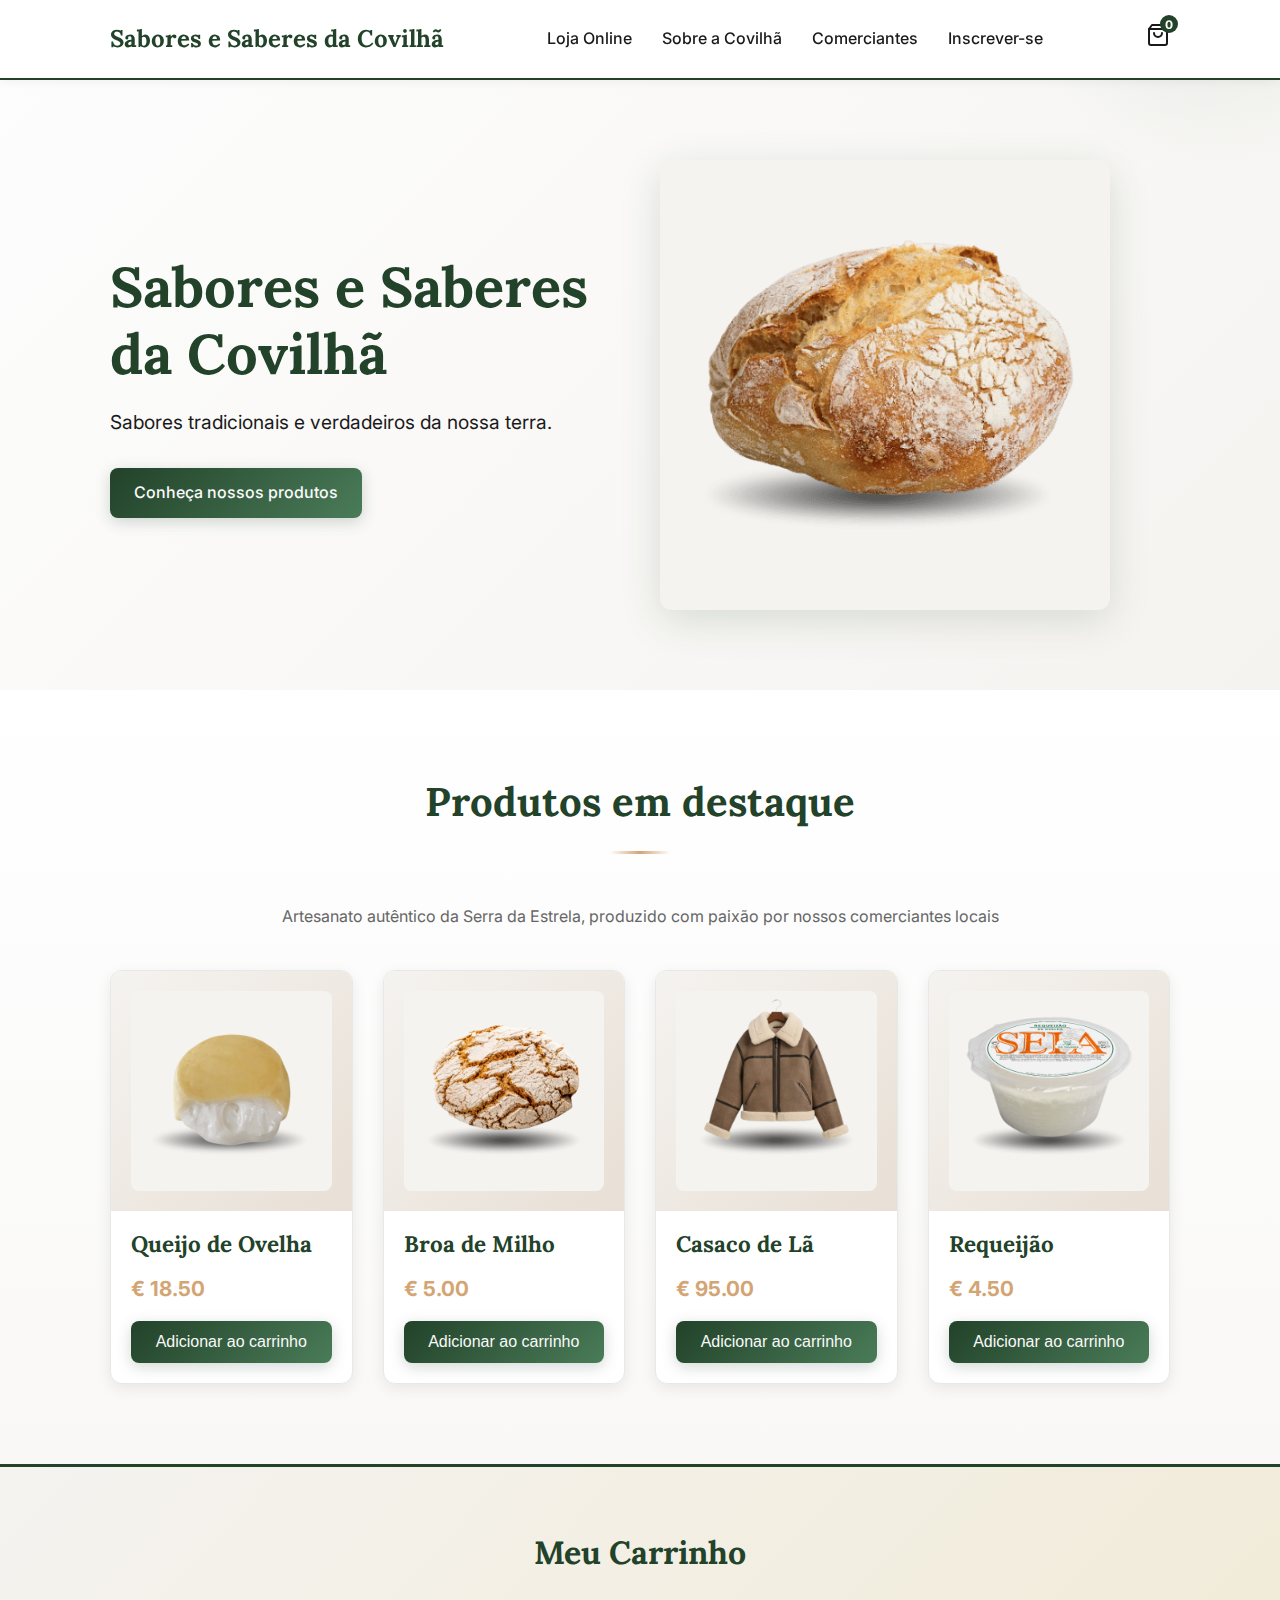
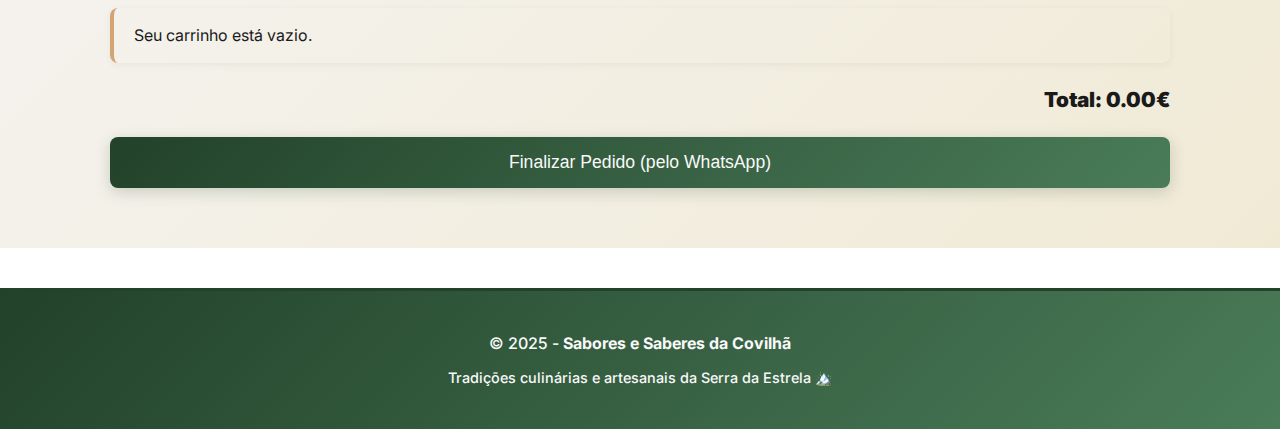
<file: index.html>
<!DOCTYPE html>
<html lang="pt-BR"> <!-- Corrigido para pt-BR -->
<head>
    <meta charset="UTF-8">
    <meta name="viewport" content="width=device-width, initial-scale=1.0">
    <title>Sabores e Saberes da Covilhã</title>
    <!-- Links para as fontes do Google (Inter e Lora) -->
    <link rel="preconnect" href="https://fonts.googleapis.com">
    <link rel="preconnect" href="https://fonts.gstatic.com" crossorigin>
    <link href="https://fonts.googleapis.com/css2?family=Inter:wght@400;500;700&family=Lora:wght@500;700&display=swap" rel="stylesheet">
    
    <link rel="stylesheet" href="style.css">
</head>
<body>

    <!-- CABEÇALHO COM NAVEGAÇÃO -->
    <header>
        <div class="container header-content">
            <a href="index.html" class="logo">Sabores e Saberes da Covilhã</a>
            <nav id="nav-menu" class="nav-menu">
                <ul>
                    <li><a href="index.html">Loja Online</a></li>
                    <li><a href="sobre-covilha.html">Sobre a Covilhã</a></li>
                    <li><a href="comerciantes.html">Comerciantes</a></li>
                    <li><a href="inscricao.html">Inscrever-se</a></li>
                </ul>
            </nav>
            <button id="hamburger-btn" class="hamburger-btn" aria-label="Menu">
                <span></span>
                <span></span>
                <span></span>
            </button>
            <div class="cart-icon">
                <!-- Ícone do carrinho (SVG) -->
                <svg xmlns="http://www.w3.org/2000/svg" width="24" height="24" viewBox="0 0 24 24" fill="none" stroke="currentColor" stroke-width="2" stroke-linecap="round" stroke-linejoin="round"><path d="M6 2L3 6v14a2 2 0 0 0 2 2h14a2 2 0 0 0 2-2V6l-3-4z"/><line x1="3" y1="6" x2="21" y2="6"/><path d="M16 10a4 4 0 0 1-8 0"/></svg>
                <span id="cart-count">0</span>
            </div>
        </div>
    </header>

    <main>
        <!-- SEÇÃO HERO (BANNER PRINCIPAL) -->
        <section class="hero">
            <div class="container hero-content">
                <div class="hero-text">
                    <h1>Sabores e Saberes da Covilhã</h1>
                    <p>Sabores tradicionais e verdadeiros da nossa terra.</p>
                    <a href="#produtos" class="btn">Conheça nossos produtos</a> <!-- pt-BR -->
                </div>
                <div class="hero-image">
                    <!-- Imagem principal - pode ser lã, queijo ou a broa -->
                    <img src="images/home.png" alt="Produto principal da Covilhã" loading="lazy">
                </div>
            </div>
        </section>

        <!-- SEÇÃO DE PRODUTOS EM DESTAQUE -->
        <section id="produtos" class="featured-products">
            <div class="container">
                <h2>Produtos em destaque</h2>
                <p class="featured-products-subtitle">
                    Artesanato autêntico da Serra da Estrela, produzido com paixão por nossos comerciantes locais
                </p>
                <div class="product-grid">
                    
                    <!-- PRODUTO 1 (Exemplo: Queijo) -->
                    <div class="product-card">
                        <div class="product-image-container">
                            <img src="images/queijo ovelha.png" alt="Queijo de Ovelha" loading="lazy">
                        </div>
                        <h3>Queijo de Ovelha</h3>
                        <p class="price">€ 18.50</p>
                        <!-- Botão com os atributos 'data' para o JavaScript -->
                        <button class="btn add-to-cart-btn" data-name="Queijo de Ovelha" data-price="18.50">Adicionar ao carrinho</button> <!-- pt-BR -->
                    </div>

                    <!-- PRODUTO 2 (Exemplo: Broa) -->
                    <div class="product-card">
                        <div class="product-image-container">
                            <img src="images/broa.png" alt="Broa de Milho" loading="lazy">
                        </div>
                        <h3>Broa de Milho</h3>
                        <p class="price">€ 5.00</p>
                        <button class="btn add-to-cart-btn" data-name="Broa de Milho" data-price="5.00">Adicionar ao carrinho</button> <!-- pt-BR -->
                    </div>

                    <!-- PRODUTO 3 (Exemplo: Lã) -->
                    <div class="product-card">
                        <div class="product-image-container">
                            <img src="images/casaco.png" alt="Casaco de Lã" loading="lazy">
                        </div>
                        <h3>Casaco de Lã</h3>
                        <p class="price">€ 95.00</p>
                        <button class="btn add-to-cart-btn" data-name="Casaco de Lã" data-price="95.00">Adicionar ao carrinho</button> <!-- pt-BR -->
                    </div>

                    <!-- PRODUTO 4 (Exemplo: Requeijão) -->
                    <div class="product-card">
                        <div class="product-image-container">
                             <img src="images/requei.png" alt="Requeijão" loading="lazy">
                        </div>
                        <h3>Requeijão</h3>
                        <p class="price">€ 4.50</p>
                        <button class="btn add-to-cart-btn" data-name="Requeijão" data-price="4.50">Adicionar ao carrinho</button> <!-- pt-BR -->
                    </div>

                </div>
            </div>
        </section>

        <!-- SEÇÃO DO CARRINHO DE COMPRAS -->
        <aside class="cart-section">
            <div class="container">
                <h2>Meu Carrinho</h2> <!-- pt-BR -->
                <ul id="cart-items">
                    <!-- Itens do carrinho aparecerão aqui -->
                    <li class="cart-empty">Seu carrinho está vazio.</li> <!-- pt-BR -->
                </ul>
                <div class="cart-total">
                    <strong>Total: <span id="cart-total">0.00</span>€</strong>
                </div>
                <button id="checkout-btn" class="btn btn-whatsapp">Finalizar Pedido (pelo WhatsApp)</button> <!-- pt-BR -->
            </div>
        </aside>
    </main>

    <!-- RODAPÉ -->
    <footer>
        <div class="container">
            <p>&copy; 2025 - <strong>Sabores e Saberes da Covilhã</strong></p>
            <p>Tradições culinárias e artesanais da Serra da Estrela 🏔️</p>
        </div>
    </footer>

    <!-- Script JS no final -->
    <script src="script.js"></script>
</body>
</html>
</file>
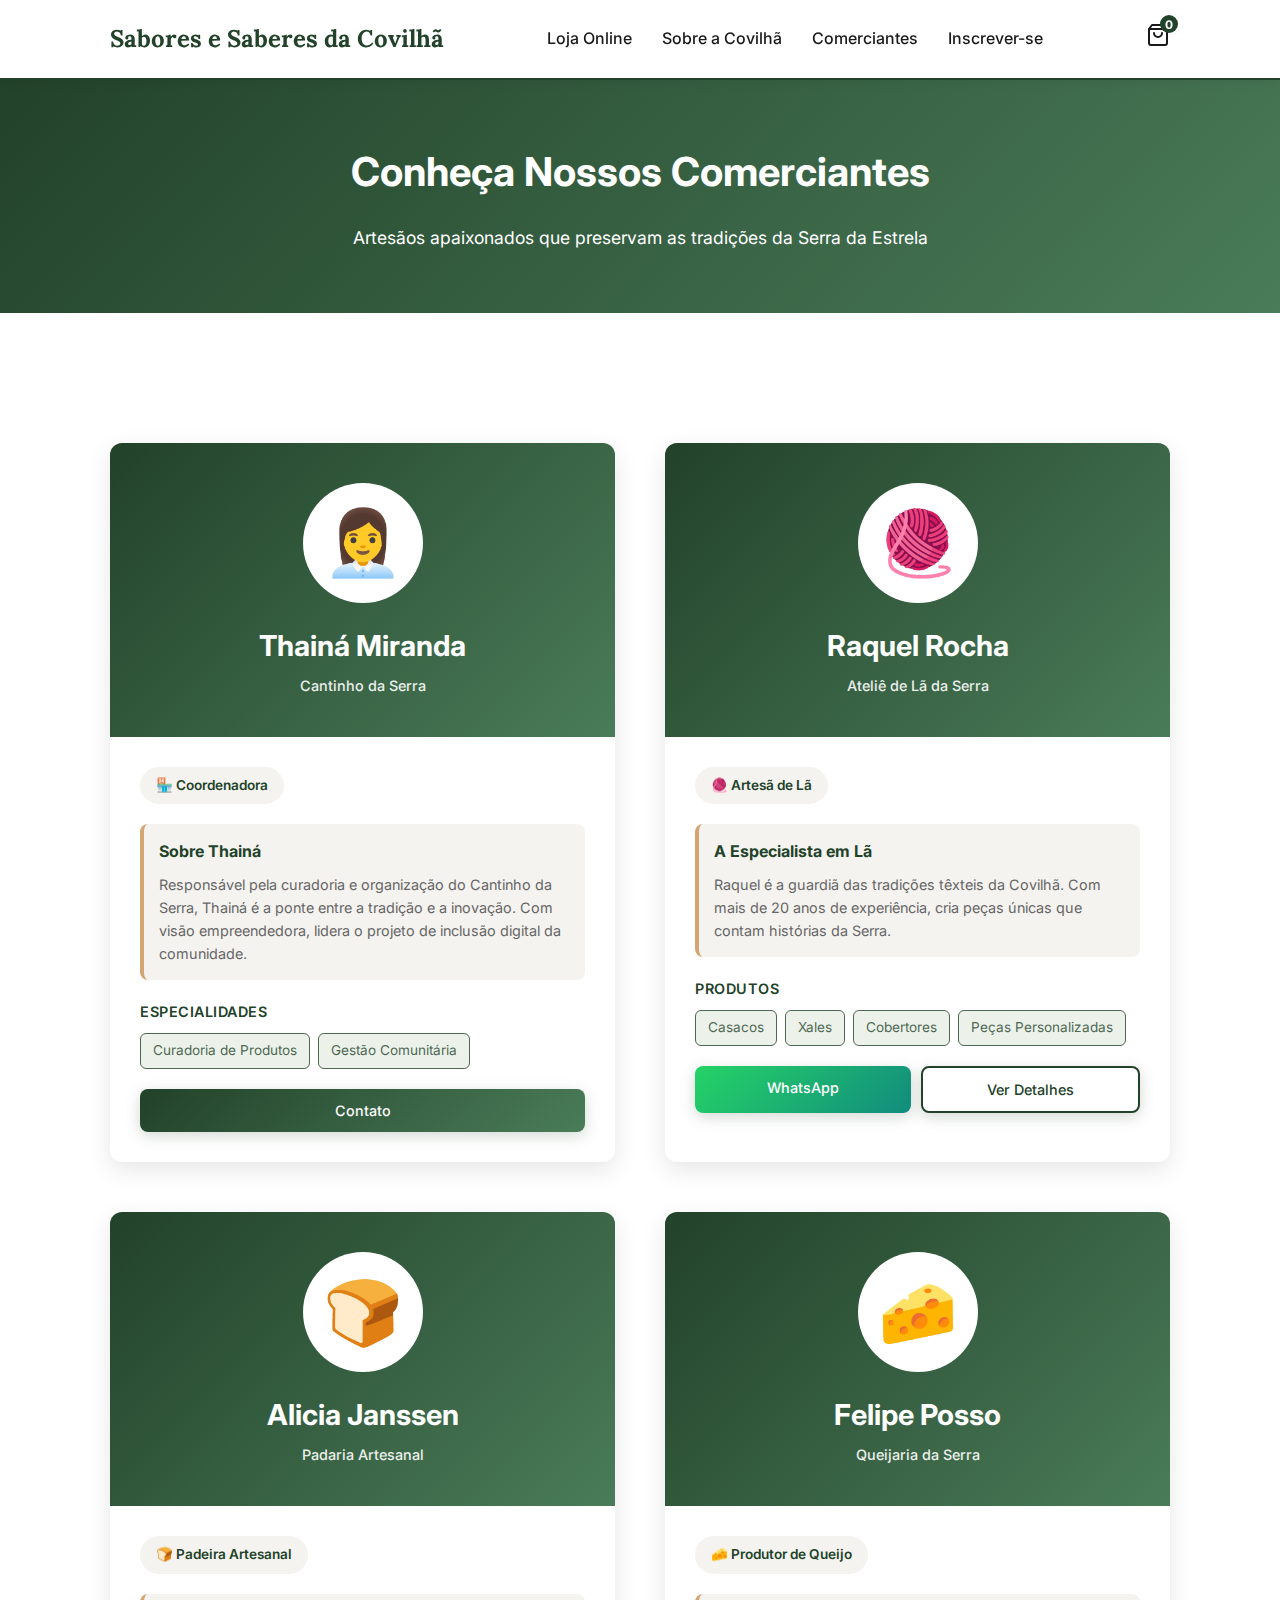
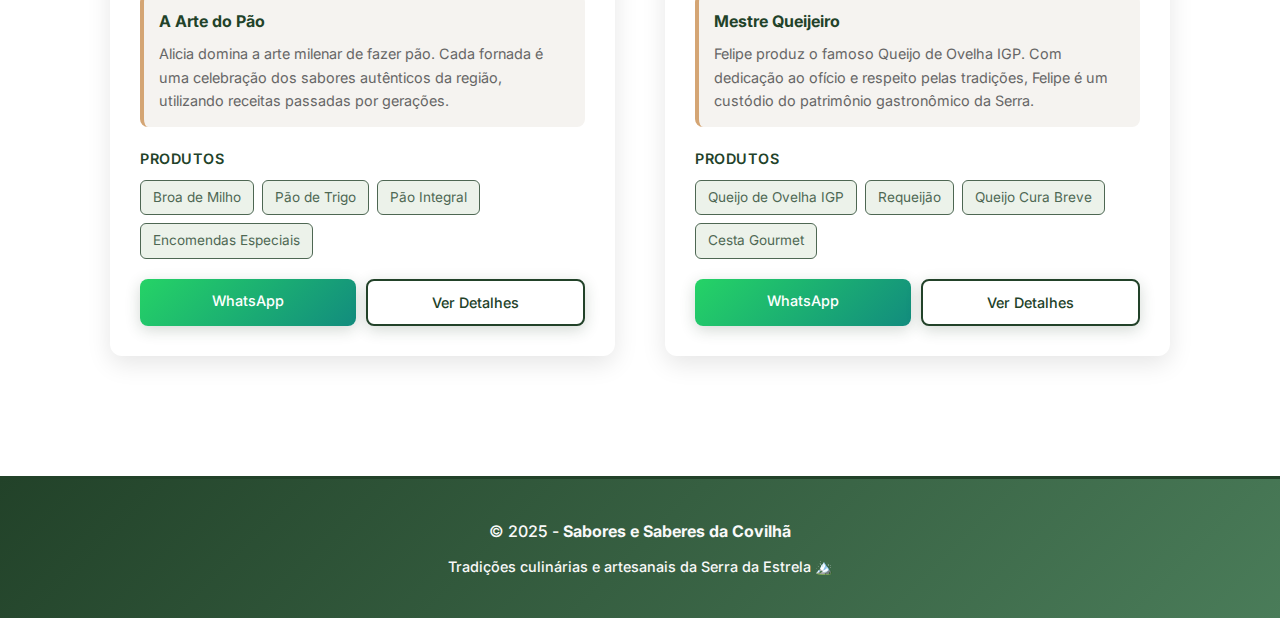
<file: comerciantes.html>
<!DOCTYPE html>
<html lang="pt-BR">
<head>
    <meta charset="UTF-8">
    <meta name="viewport" content="width=device-width, initial-scale=1.0">
    <title>Comerciantes | Sabores e Saberes da Covilhã</title>
    <link rel="preconnect" href="https://fonts.googleapis.com">
    <link rel="preconnect" href="https://fonts.gstatic.com" crossorigin>
    <link href="https://fonts.googleapis.com/css2?family=Inter:wght@400;500;700&family=Lora:wght@500;700&display=swap" rel="stylesheet">
    <link rel="stylesheet" href="style.css">
    <style>
        .merchants-hero {
            background: linear-gradient(135deg, var(--dark-green) 0%, var(--accent-light-green) 100%);
            color: white;
            padding: 60px 0;
            text-align: center;
        }

        .merchants-hero h1 {
            font-size: 2.5rem;
            margin-bottom: 20px;
        }

        .merchants-hero p {
            font-size: 1.1rem;
            max-width: 600px;
            margin: 0 auto;
        }

        .merchants-section {
            padding: 80px 0;
        }

        .merchants-grid {
            display: grid;
            grid-template-columns: repeat(2, 1fr);
            gap: 50px;
            margin-top: 50px;
        }

        .merchant-card {
            background: white;
            border-radius: 12px;
            overflow: hidden;
            box-shadow: 0 8px 25px rgba(0, 0, 0, 0.1);
            transition: transform 0.3s ease, box-shadow 0.3s ease;
        }

        .merchant-card:hover {
            transform: translateY(-8px);
            box-shadow: 0 12px 40px rgba(34, 66, 41, 0.15);
        }

        .merchant-header {
            background: linear-gradient(135deg, var(--dark-green), var(--accent-light-green));
            color: white;
            padding: 40px;
            text-align: center;
        }

        .merchant-avatar {
            width: 120px;
            height: 120px;
            background: white;
            border-radius: 50%;
            margin: 0 auto 20px;
            display: flex;
            align-items: center;
            justify-content: center;
            font-size: 4rem;
        }

        .merchant-header h3 {
            font-size: 1.8rem;
            margin-bottom: 5px;
        }

        .merchant-brand {
            font-size: 0.9rem;
            opacity: 0.9;
            font-weight: 500;
        }

        .merchant-body {
            padding: 30px;
        }

        .merchant-specialty {
            display: inline-block;
            background: var(--light-beige);
            color: var(--dark-green);
            padding: 8px 16px;
            border-radius: 20px;
            font-size: 0.85rem;
            font-weight: 600;
            margin-bottom: 20px;
        }

        .merchant-description {
            color: #555;
            line-height: 1.7;
            margin-bottom: 20px;
            font-size: 0.95rem;
        }

        .merchant-story {
            background: var(--light-beige);
            padding: 15px;
            border-radius: 8px;
            margin-bottom: 20px;
            border-left: 4px solid var(--accent-gold);
        }

        .merchant-story strong {
            color: var(--dark-green);
            display: block;
            margin-bottom: 8px;
        }

        .merchant-story p {
            font-size: 0.9rem;
            color: #666;
            margin: 0;
            line-height: 1.6;
        }

        .merchant-products {
            margin-bottom: 20px;
        }

        .merchant-products h4 {
            font-size: 0.9rem;
            color: var(--dark-green);
            font-weight: 600;
            margin-bottom: 10px;
            text-transform: uppercase;
            letter-spacing: 0.5px;
        }

        .product-list {
            display: flex;
            flex-wrap: wrap;
            gap: 8px;
        }

        .product-tag {
            background: #e8f0e6;
            color: var(--dark-green);
            padding: 6px 12px;
            border-radius: 6px;
            font-size: 0.85rem;
            border: 1px solid var(--dark-green);
            opacity: 0.8;
        }

        .merchant-cta {
            display: flex;
            gap: 10px;
        }

        .merchant-cta .btn {
            flex: 1;
            text-align: center;
            font-size: 0.9rem;
            padding: 10px 16px;
        }

        .merchant-cta .btn-secondary {
            background: white;
            color: var(--dark-green);
            border: 2px solid var(--dark-green);
        }

        .merchant-cta .btn-secondary:hover {
            background: var(--light-beige);
        }

        .btn-whatsapp {
            background: linear-gradient(135deg, #25D366, #128C7E);
            color: white;
        }

        .btn-whatsapp:hover {
            background: linear-gradient(135deg, #20BA5B, #0F7A5E);
        }

        @media (max-width: 900px) {
            .merchants-grid {
                grid-template-columns: 1fr;
            }

            .merchants-hero h1 {
                font-size: 2rem;
            }
        }
    </style>
</head>
<body>

    <!-- CABEÇALHO COM NAVEGAÇÃO -->
    <header>
        <div class="container header-content">
            <a href="index.html" class="logo">Sabores e Saberes da Covilhã</a>
            <nav id="nav-menu" class="nav-menu">
                <ul>
                    <li><a href="index.html">Loja Online</a></li>
                    <li><a href="sobre-covilha.html">Sobre a Covilhã</a></li>
                    <li><a href="comerciantes.html">Comerciantes</a></li>
                    <li><a href="inscricao.html">Inscrever-se</a></li>
                </ul>
            </nav>
            <button id="hamburger-btn" class="hamburger-btn" aria-label="Menu">
                <span></span>
                <span></span>
                <span></span>
            </button>
            <div class="cart-icon">
                <svg xmlns="http://www.w3.org/2000/svg" width="24" height="24" viewBox="0 0 24 24" fill="none" stroke="currentColor" stroke-width="2" stroke-linecap="round" stroke-linejoin="round"><path d="M6 2L3 6v14a2 2 0 0 0 2 2h14a2 2 0 0 0 2-2V6l-3-4z"/><line x1="3" y1="6" x2="21" y2="6"/><path d="M16 10a4 4 0 0 1-8 0"/></svg>
                <span id="cart-count">0</span>
            </div>
        </div>
    </header>

    <main>
        <!-- HERO SECTION -->
        <section class="merchants-hero">
            <div class="container">
                <h1>Conheça Nossos Comerciantes</h1>
                <p>Artesãos apaixonados que preservam as tradições da Serra da Estrela</p>
            </div>
        </section>

        <!-- MERCHANTS GRID -->
        <section class="merchants-section">
            <div class="container">
                <div class="merchants-grid">

                    <!-- MERCHANT 1: THAINÁ MIRANDA -->
                    <div class="merchant-card">
                        <div class="merchant-header">
                            <div class="merchant-avatar">👩‍💼</div>
                            <h3>Thainá Miranda</h3>
                            <p class="merchant-brand">Cantinho da Serra</p>
                        </div>
                        <div class="merchant-body">
                            <span class="merchant-specialty">🏪 Coordenadora</span>
                            
                            <div class="merchant-story">
                                <strong>Sobre Thainá</strong>
                                <p>Responsável pela curadoria e organização do Cantinho da Serra, Thainá é a ponte entre a tradição e a inovação. Com visão empreendedora, lidera o projeto de inclusão digital da comunidade.</p>
                            </div>

                            <div class="merchant-products">
                                <h4>Especialidades</h4>
                                <div class="product-list">
                                    <span class="product-tag">Curadoria de Produtos</span>
                                    <span class="product-tag">Gestão Comunitária</span>
                                </div>
                            </div>

                            <div class="merchant-cta">
                                <a href="#contato" class="btn">Contato</a>
                            </div>
                        </div>
                    </div>

                    <!-- MERCHANT 2: RAQUEL ROCHA -->
                    <div class="merchant-card">
                        <div class="merchant-header">
                            <div class="merchant-avatar">🧶</div>
                            <h3>Raquel Rocha</h3>
                            <p class="merchant-brand">Ateliê de Lã da Serra</p>
                        </div>
                        <div class="merchant-body">
                            <span class="merchant-specialty">🧶 Artesã de Lã</span>
                            
                            <div class="merchant-story">
                                <strong>A Especialista em Lã</strong>
                                <p>Raquel é a guardiã das tradições têxteis da Covilhã. Com mais de 20 anos de experiência, cria peças únicas que contam histórias da Serra.</p>
                            </div>

                            <div class="merchant-products">
                                <h4>Produtos</h4>
                                <div class="product-list">
                                    <span class="product-tag">Casacos</span>
                                    <span class="product-tag">Xales</span>
                                    <span class="product-tag">Cobertores</span>
                                    <span class="product-tag">Peças Personalizadas</span>
                                </div>
                            </div>

                            <div class="merchant-cta">
                                <a href="javascript:void(0)" onclick="whatsapp('Raquel Rocha')" class="btn btn-whatsapp">WhatsApp</a>
                                <a href="#detalhes" class="btn btn-secondary">Ver Detalhes</a>
                            </div>
                        </div>
                    </div>

                    <!-- MERCHANT 3: ALICIA JANSSEN -->
                    <div class="merchant-card">
                        <div class="merchant-header">
                            <div class="merchant-avatar">🍞</div>
                            <h3>Alicia Janssen</h3>
                            <p class="merchant-brand">Padaria Artesanal</p>
                        </div>
                        <div class="merchant-body">
                            <span class="merchant-specialty">🍞 Padeira Artesanal</span>
                            
                            <div class="merchant-story">
                                <strong>A Arte do Pão</strong>
                                <p>Alicia domina a arte milenar de fazer pão. Cada fornada é uma celebração dos sabores autênticos da região, utilizando receitas passadas por gerações.</p>
                            </div>

                            <div class="merchant-products">
                                <h4>Produtos</h4>
                                <div class="product-list">
                                    <span class="product-tag">Broa de Milho</span>
                                    <span class="product-tag">Pão de Trigo</span>
                                    <span class="product-tag">Pão Integral</span>
                                    <span class="product-tag">Encomendas Especiais</span>
                                </div>
                            </div>

                            <div class="merchant-cta">
                                <a href="javascript:void(0)" onclick="whatsapp('Alicia Janssen')" class="btn btn-whatsapp">WhatsApp</a>
                                <a href="#detalhes" class="btn btn-secondary">Ver Detalhes</a>
                            </div>
                        </div>
                    </div>

                    <!-- MERCHANT 4: FELIPE POSSO -->
                    <div class="merchant-card">
                        <div class="merchant-header">
                            <div class="merchant-avatar">🧀</div>
                            <h3>Felipe Posso</h3>
                            <p class="merchant-brand">Queijaria da Serra</p>
                        </div>
                        <div class="merchant-body">
                            <span class="merchant-specialty">🧀 Produtor de Queijo</span>
                            
                            <div class="merchant-story">
                                <strong>Mestre Queijeiro</strong>
                                <p>Felipe produz o famoso Queijo de Ovelha IGP. Com dedicação ao ofício e respeito pelas tradições, Felipe é um custódio do patrimônio gastronômico da Serra.</p>
                            </div>

                            <div class="merchant-products">
                                <h4>Produtos</h4>
                                <div class="product-list">
                                    <span class="product-tag">Queijo de Ovelha IGP</span>
                                    <span class="product-tag">Requeijão</span>
                                    <span class="product-tag">Queijo Cura Breve</span>
                                    <span class="product-tag">Cesta Gourmet</span>
                                </div>
                            </div>

                            <div class="merchant-cta">
                                <a href="javascript:void(0)" onclick="whatsapp('Felipe Posso')" class="btn btn-whatsapp">WhatsApp</a>
                                <a href="#detalhes" class="btn btn-secondary">Ver Detalhes</a>
                            </div>
                        </div>
                    </div>

                </div>
            </div>
        </section>

    </main>

    <!-- RODAPÉ -->
    <footer>
        <div class="container">
            <p>&copy; 2025 - <strong>Sabores e Saberes da Covilhã</strong></p>
            <p>Tradições culinárias e artesanais da Serra da Estrela 🏔️</p>
        </div>
    </footer>

    <script src="script.js"></script>
    <script>
        function whatsapp(merchant) {
            alert(`Conectando com ${merchant} via WhatsApp...`);
        }
    </script>
</body>
</html>
</file>
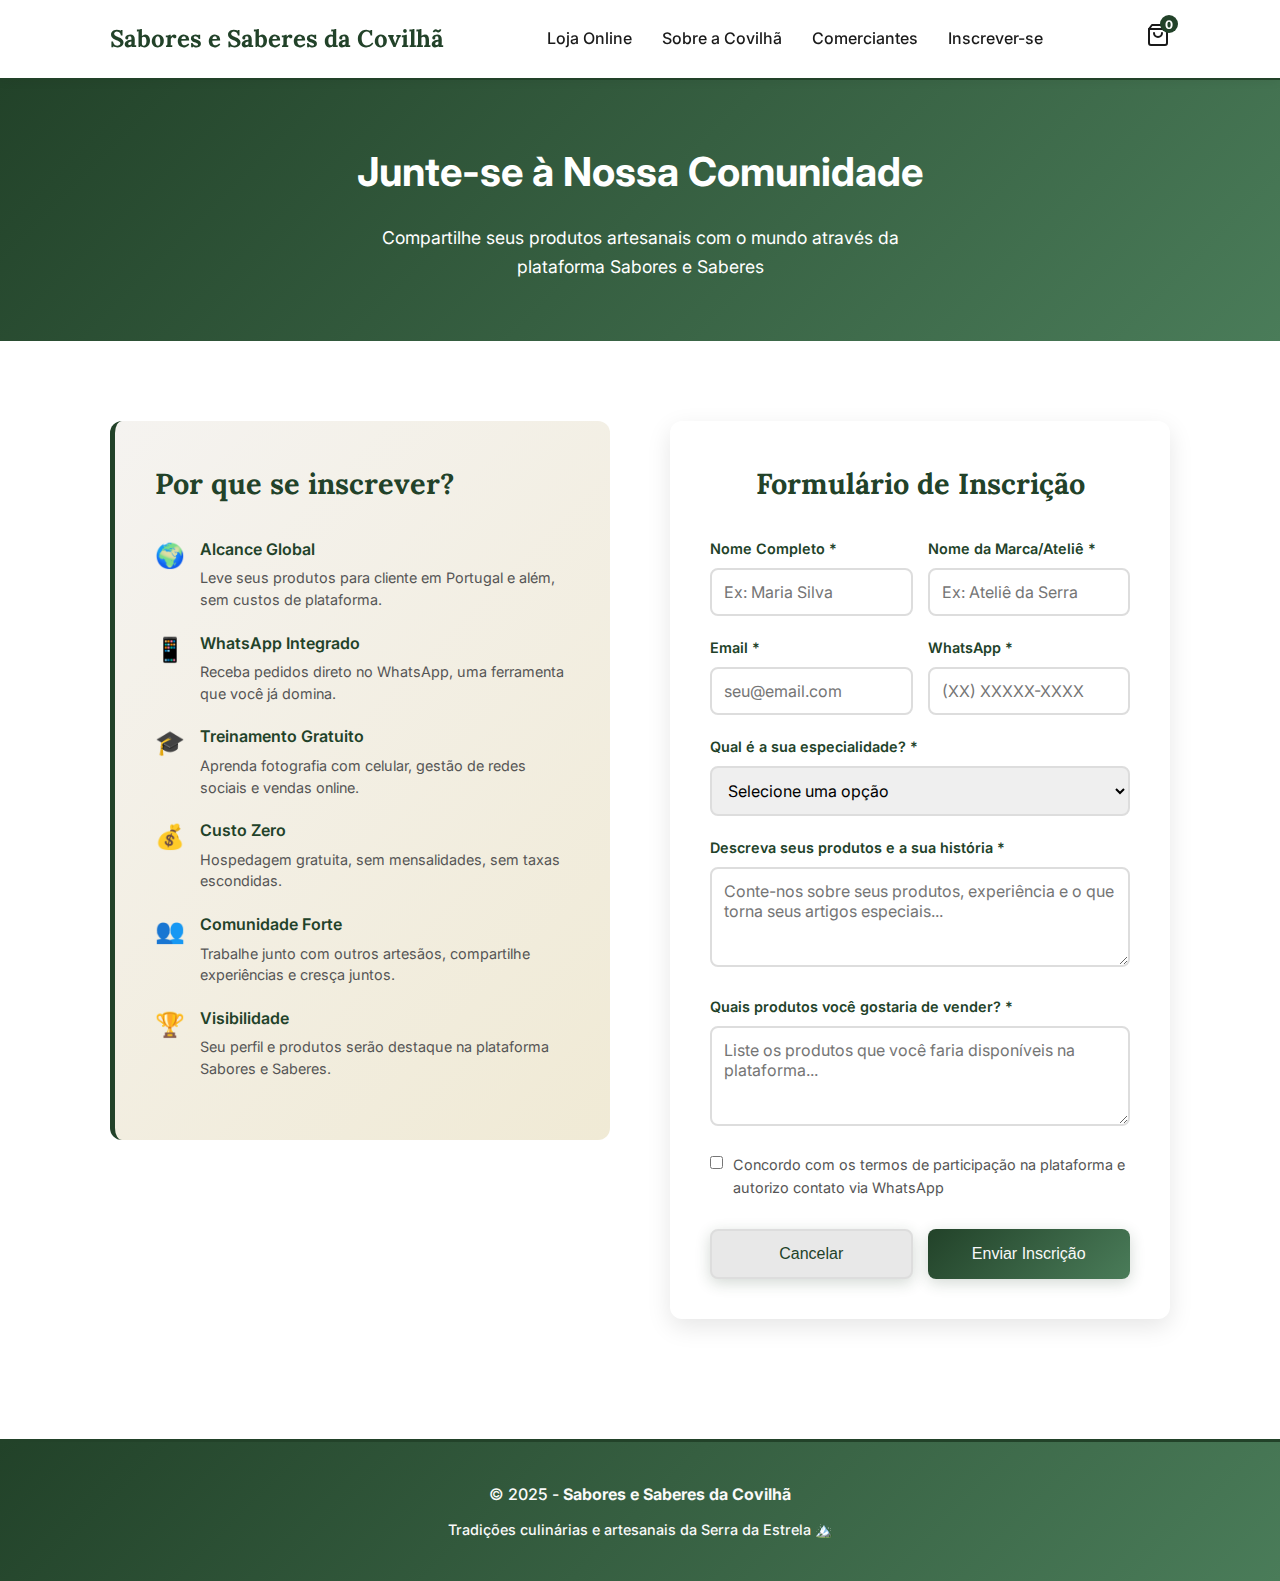
<file: inscricao.html>
<!DOCTYPE html>
<html lang="pt-BR">
<head>
    <meta charset="UTF-8">
    <meta name="viewport" content="width=device-width, initial-scale=1.0">
    <title>Inscrição de Comerciantes | Sabores e Saberes da Covilhã</title>
    <link rel="preconnect" href="https://fonts.googleapis.com">
    <link rel="preconnect" href="https://fonts.gstatic.com" crossorigin>
    <link href="https://fonts.googleapis.com/css2?family=Inter:wght@400;500;700&family=Lora:wght@500;700&display=swap" rel="stylesheet">
    <link rel="stylesheet" href="style.css">
    <style>
        .inscription-hero {
            background: linear-gradient(135deg, var(--dark-green) 0%, var(--accent-light-green) 100%);
            color: white;
            padding: 60px 0;
            text-align: center;
        }

        .inscription-hero h1 {
            font-size: 2.5rem;
            margin-bottom: 20px;
        }

        .inscription-hero p {
            font-size: 1.1rem;
            max-width: 600px;
            margin: 0 auto;
        }

        .inscription-section {
            padding: 80px 0;
        }

        .inscription-container {
            display: grid;
            grid-template-columns: 1fr 1fr;
            gap: 60px;
            align-items: start;
        }

        .inscription-benefits {
            background: linear-gradient(135deg, var(--light-beige) 0%, #f0ead5 100%);
            padding: 40px;
            border-radius: 12px;
            border-left: 5px solid var(--dark-green);
        }

        .inscription-benefits h2 {
            font-family: var(--font-heading);
            font-size: 1.8rem;
            color: var(--dark-green);
            margin-bottom: 30px;
        }

        .benefit-item {
            display: flex;
            gap: 15px;
            margin-bottom: 20px;
            align-items: flex-start;
        }

        .benefit-icon {
            font-size: 1.5rem;
            min-width: 30px;
            text-align: center;
        }

        .benefit-text h3 {
            font-size: 1rem;
            color: var(--dark-green);
            font-weight: 600;
            margin-bottom: 5px;
        }

        .benefit-text p {
            font-size: 0.9rem;
            color: #555;
            margin: 0;
            line-height: 1.5;
        }

        .inscription-form {
            background: white;
            padding: 40px;
            border-radius: 12px;
            box-shadow: 0 8px 25px rgba(0, 0, 0, 0.1);
        }

        .inscription-form h2 {
            font-family: var(--font-heading);
            font-size: 1.8rem;
            color: var(--dark-green);
            margin-bottom: 30px;
            text-align: center;
        }

        .form-group {
            margin-bottom: 20px;
        }

        .form-group label {
            display: block;
            margin-bottom: 8px;
            font-weight: 600;
            color: var(--dark-green);
            font-size: 0.9rem;
        }

        .form-group input,
        .form-group select,
        .form-group textarea {
            width: 100%;
            padding: 12px;
            border: 2px solid #ddd;
            border-radius: 8px;
            font-family: var(--font-body);
            font-size: 1rem;
            transition: border-color 0.3s ease;
        }

        .form-group input:focus,
        .form-group select:focus,
        .form-group textarea:focus {
            outline: none;
            border-color: var(--dark-green);
            background-color: #f9f9f9;
        }

        .form-row {
            display: grid;
            grid-template-columns: 1fr 1fr;
            gap: 15px;
        }

        .form-group textarea {
            resize: vertical;
            min-height: 100px;
        }

        .form-checkbox {
            display: flex;
            align-items: flex-start;
            gap: 10px;
            margin-bottom: 20px;
        }

        .form-checkbox input {
            width: auto;
            margin-top: 3px;
            cursor: pointer;
        }

        .form-checkbox label {
            margin-bottom: 0;
            font-size: 0.9rem;
            font-weight: 400;
            color: #555;
        }

        .form-submit {
            display: grid;
            grid-template-columns: 1fr 1fr;
            gap: 15px;
            margin-top: 30px;
        }

        .form-submit .btn {
            width: 100%;
            text-align: center;
            padding: 14px;
            font-size: 1rem;
        }

        .btn-cancel {
            background: #e8e8e8;
            color: var(--dark-green);
            border: 2px solid #ddd;
        }

        .btn-cancel:hover {
            background: #d8d8d8;
        }

        .form-success {
            display: none;
            background: #d4edda;
            border: 2px solid #28a745;
            color: #155724;
            padding: 20px;
            border-radius: 8px;
            text-align: center;
            margin-bottom: 20px;
        }

        .form-success h3 {
            margin: 0 0 10px 0;
            font-size: 1.2rem;
        }

        @media (max-width: 900px) {
            .inscription-container {
                grid-template-columns: 1fr;
            }

            .form-row {
                grid-template-columns: 1fr;
            }

            .form-submit {
                grid-template-columns: 1fr;
            }

            .inscription-hero h1 {
                font-size: 2rem;
            }
        }
    </style>
</head>
<body>

    <!-- CABEÇALHO COM NAVEGAÇÃO -->
    <header>
        <div class="container header-content">
            <a href="index.html" class="logo">Sabores e Saberes da Covilhã</a>
            <nav id="nav-menu" class="nav-menu">
                <ul>
                    <li><a href="index.html">Loja Online</a></li>
                    <li><a href="sobre-covilha.html">Sobre a Covilhã</a></li>
                    <li><a href="comerciantes.html">Comerciantes</a></li>
                    <li><a href="inscricao.html">Inscrever-se</a></li>
                </ul>
            </nav>
            <button id="hamburger-btn" class="hamburger-btn" aria-label="Menu">
                <span></span>
                <span></span>
                <span></span>
            </button>
            <div class="cart-icon">
                <svg xmlns="http://www.w3.org/2000/svg" width="24" height="24" viewBox="0 0 24 24" fill="none" stroke="currentColor" stroke-width="2" stroke-linecap="round" stroke-linejoin="round"><path d="M6 2L3 6v14a2 2 0 0 0 2 2h14a2 2 0 0 0 2-2V6l-3-4z"/><line x1="3" y1="6" x2="21" y2="6"/><path d="M16 10a4 4 0 0 1-8 0"/></svg>
                <span id="cart-count">0</span>
            </div>
        </div>
    </header>

    <main>
        <!-- HERO SECTION -->
        <section class="inscription-hero">
            <div class="container">
                <h1>Junte-se à Nossa Comunidade</h1>
                <p>Compartilhe seus produtos artesanais com o mundo através da plataforma Sabores e Saberes</p>
            </div>
        </section>

        <!-- INSCRIPTION SECTION -->
        <section class="inscription-section">
            <div class="container inscription-container">

                <!-- BENEFITS SIDE -->
                <div class="inscription-benefits">
                    <h2>Por que se inscrever?</h2>

                    <div class="benefit-item">
                        <div class="benefit-icon">🌍</div>
                        <div class="benefit-text">
                            <h3>Alcance Global</h3>
                            <p>Leve seus produtos para cliente em Portugal e além, sem custos de plataforma.</p>
                        </div>
                    </div>

                    <div class="benefit-item">
                        <div class="benefit-icon">📱</div>
                        <div class="benefit-text">
                            <h3>WhatsApp Integrado</h3>
                            <p>Receba pedidos direto no WhatsApp, uma ferramenta que você já domina.</p>
                        </div>
                    </div>

                    <div class="benefit-item">
                        <div class="benefit-icon">🎓</div>
                        <div class="benefit-text">
                            <h3>Treinamento Gratuito</h3>
                            <p>Aprenda fotografia com celular, gestão de redes sociais e vendas online.</p>
                        </div>
                    </div>

                    <div class="benefit-item">
                        <div class="benefit-icon">💰</div>
                        <div class="benefit-text">
                            <h3>Custo Zero</h3>
                            <p>Hospedagem gratuita, sem mensalidades, sem taxas escondidas.</p>
                        </div>
                    </div>

                    <div class="benefit-item">
                        <div class="benefit-icon">👥</div>
                        <div class="benefit-text">
                            <h3>Comunidade Forte</h3>
                            <p>Trabalhe junto com outros artesãos, compartilhe experiências e cresça juntos.</p>
                        </div>
                    </div>

                    <div class="benefit-item">
                        <div class="benefit-icon">🏆</div>
                        <div class="benefit-text">
                            <h3>Visibilidade</h3>
                            <p>Seu perfil e produtos serão destaque na plataforma Sabores e Saberes.</p>
                        </div>
                    </div>
                </div>

                <!-- FORM SIDE -->
                <div class="inscription-form">
                    <div class="form-success" id="successMessage">
                        <h3>✓ Inscrição Enviada!</h3>
                        <p>Obrigado por se inscrever. Entraremos em contato em breve via WhatsApp.</p>
                    </div>

                    <h2>Formulário de Inscrição</h2>

                    <form id="inscriptionForm">
                        <div class="form-row">
                            <div class="form-group">
                                <label for="nome">Nome Completo *</label>
                                <input type="text" id="nome" name="nome" required placeholder="Ex: Maria Silva">
                            </div>
                            <div class="form-group">
                                <label for="marca">Nome da Marca/Ateliê *</label>
                                <input type="text" id="marca" name="marca" required placeholder="Ex: Ateliê da Serra">
                            </div>
                        </div>

                        <div class="form-row">
                            <div class="form-group">
                                <label for="email">Email *</label>
                                <input type="email" id="email" name="email" required placeholder="seu@email.com">
                            </div>
                            <div class="form-group">
                                <label for="whatsapp">WhatsApp *</label>
                                <input type="tel" id="whatsapp" name="whatsapp" required placeholder="(XX) XXXXX-XXXX">
                            </div>
                        </div>

                        <div class="form-group">
                            <label for="especialidade">Qual é a sua especialidade? *</label>
                            <select id="especialidade" name="especialidade" required>
                                <option value="">Selecione uma opção</option>
                                <option value="La">Artesanato com Lã</option>
                                <option value="Queijo">Produção de Queijo</option>
                                <option value="Pao">Produção de Pão</option>
                                <option value="Gastronomia">Gastronomia Artesanal</option>
                                <option value="Artesanato">Outro Artesanato</option>
                                <option value="Outro">Outro</option>
                            </select>
                        </div>

                        <div class="form-group">
                            <label for="descricao">Descreva seus produtos e a sua história *</label>
                            <textarea id="descricao" name="descricao" required placeholder="Conte-nos sobre seus produtos, experiência e o que torna seus artigos especiais..."></textarea>
                        </div>

                        <div class="form-group">
                            <label for="produtos">Quais produtos você gostaria de vender? *</label>
                            <textarea id="produtos" name="produtos" required placeholder="Liste os produtos que você faria disponíveis na plataforma..."></textarea>
                        </div>

                        <div class="form-checkbox">
                            <input type="checkbox" id="termos" name="termos" required>
                            <label for="termos">Concordo com os termos de participação na plataforma e autorizo contato via WhatsApp</label>
                        </div>

                        <div class="form-submit">
                            <button type="reset" class="btn btn-cancel">Cancelar</button>
                            <button type="submit" class="btn">Enviar Inscrição</button>
                        </div>
                    </form>
                </div>

            </div>
        </section>

    </main>

    <!-- RODAPÉ -->
    <footer>
        <div class="container">
            <p>&copy; 2025 - <strong>Sabores e Saberes da Covilhã</strong></p>
            <p>Tradições culinárias e artesanais da Serra da Estrela 🏔️</p>
        </div>
    </footer>

    <script src="script.js"></script>
    <script>
        document.getElementById('inscriptionForm').addEventListener('submit', function(e) {
            e.preventDefault();

            const nome = document.getElementById('nome').value;
            const marca = document.getElementById('marca').value;
            const email = document.getElementById('email').value;
            const whatsapp = document.getElementById('whatsapp').value;
            const especialidade = document.getElementById('especialidade').value;
            const descricao = document.getElementById('descricao').value;
            const produtos = document.getElementById('produtos').value;

            // Montar mensagem para WhatsApp
            let message = `*NOVA INSCRIÇÃO - SABORES E SABERES*\n\n`;
            message += `📝 *Dados do Comerciante:*\n`;
            message += `Nome: ${nome}\n`;
            message += `Marca/Ateliê: ${marca}\n`;
            message += `Email: ${email}\n`;
            message += `WhatsApp: ${whatsapp}\n\n`;
            message += `🎯 *Especialidade:* ${especialidade}\n\n`;
            message += `📖 *História:*\n${descricao}\n\n`;
            message += `🛍️ *Produtos:*\n${produtos}`;

            // Número para receber inscrições (seu WhatsApp)
            const numeroWhatsApp = '351912345678'; // ALTERAR PARA SEU NÚMERO
            const encodedMessage = encodeURIComponent(message);
            const whatsappURL = `https://wa.me/${numeroWhatsApp}?text=${encodedMessage}`;

            // Mostrar mensagem de sucesso
            document.getElementById('successMessage').style.display = 'block';
            document.getElementById('inscriptionForm').reset();

            // Abrir WhatsApp após 2 segundos
            setTimeout(() => {
                window.open(whatsappURL, '_blank');
            }, 2000);
        });
    </script>
</body>
</html>
</file>
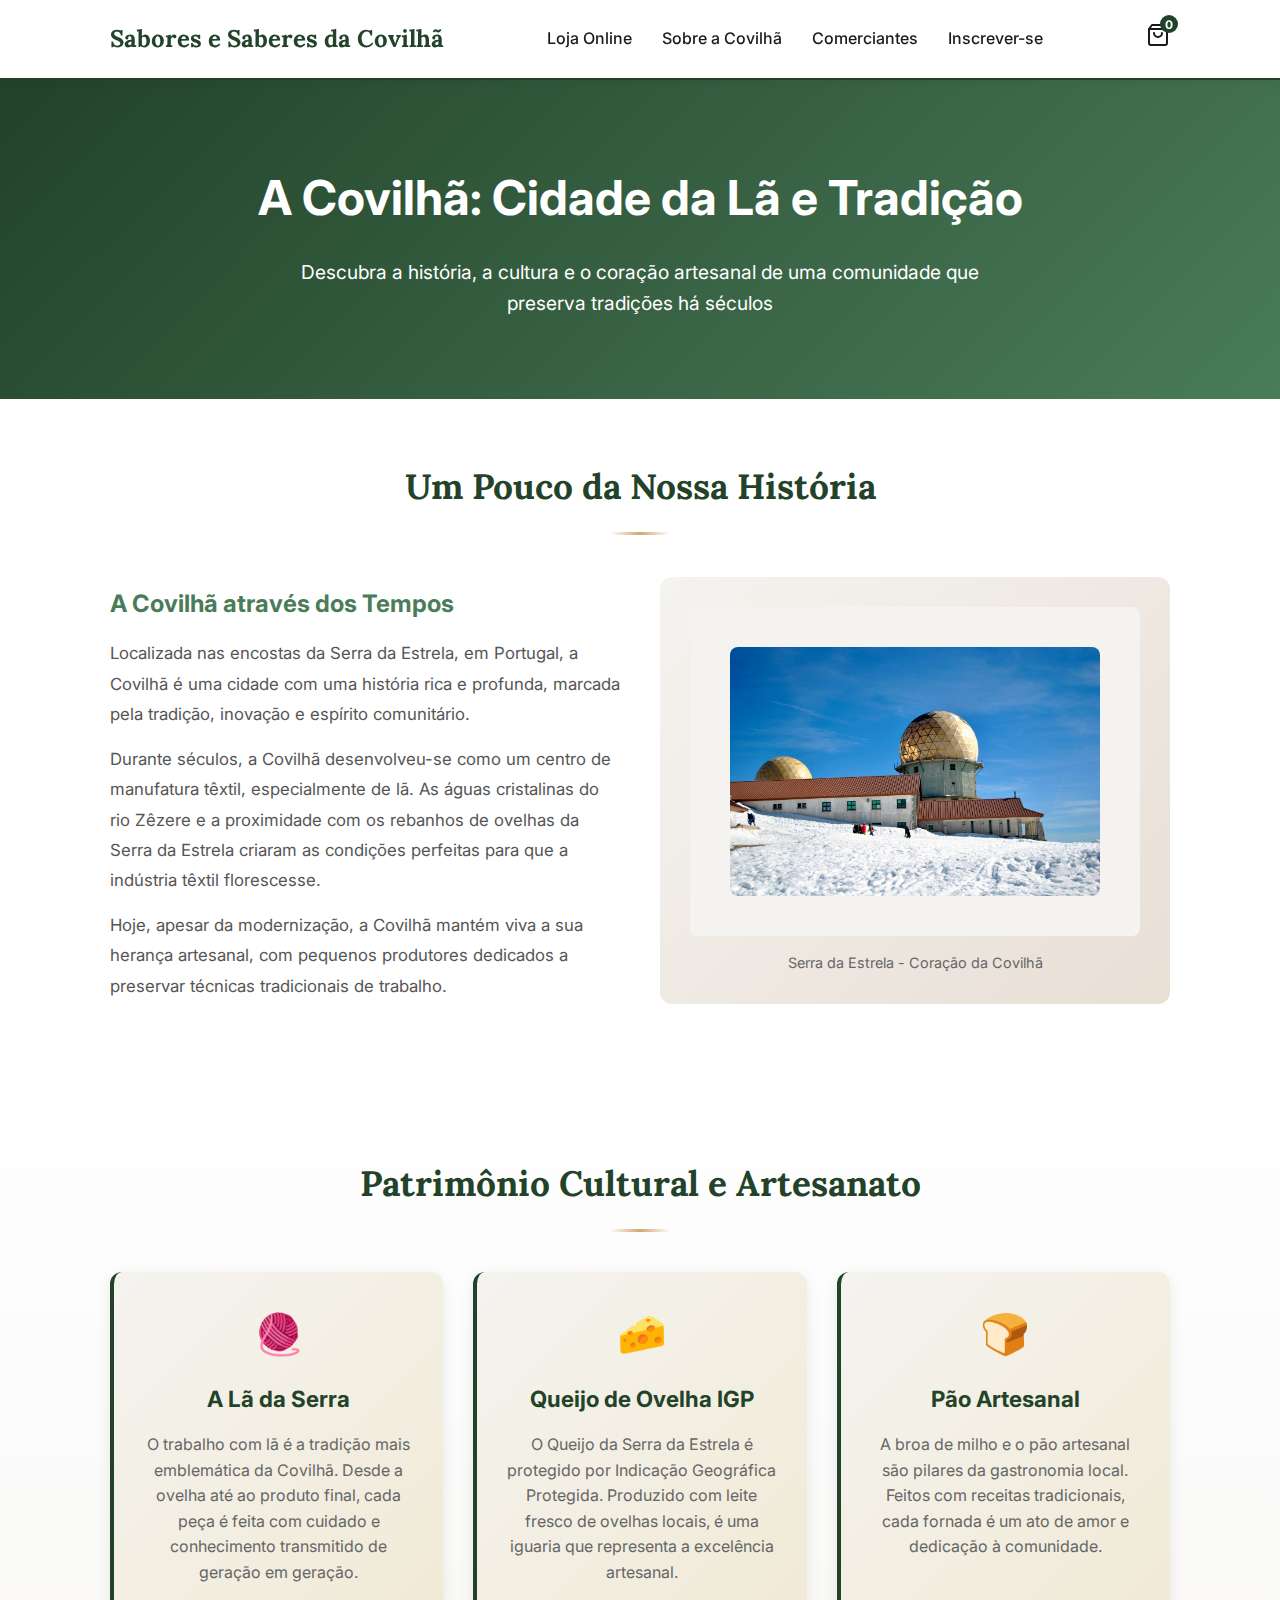
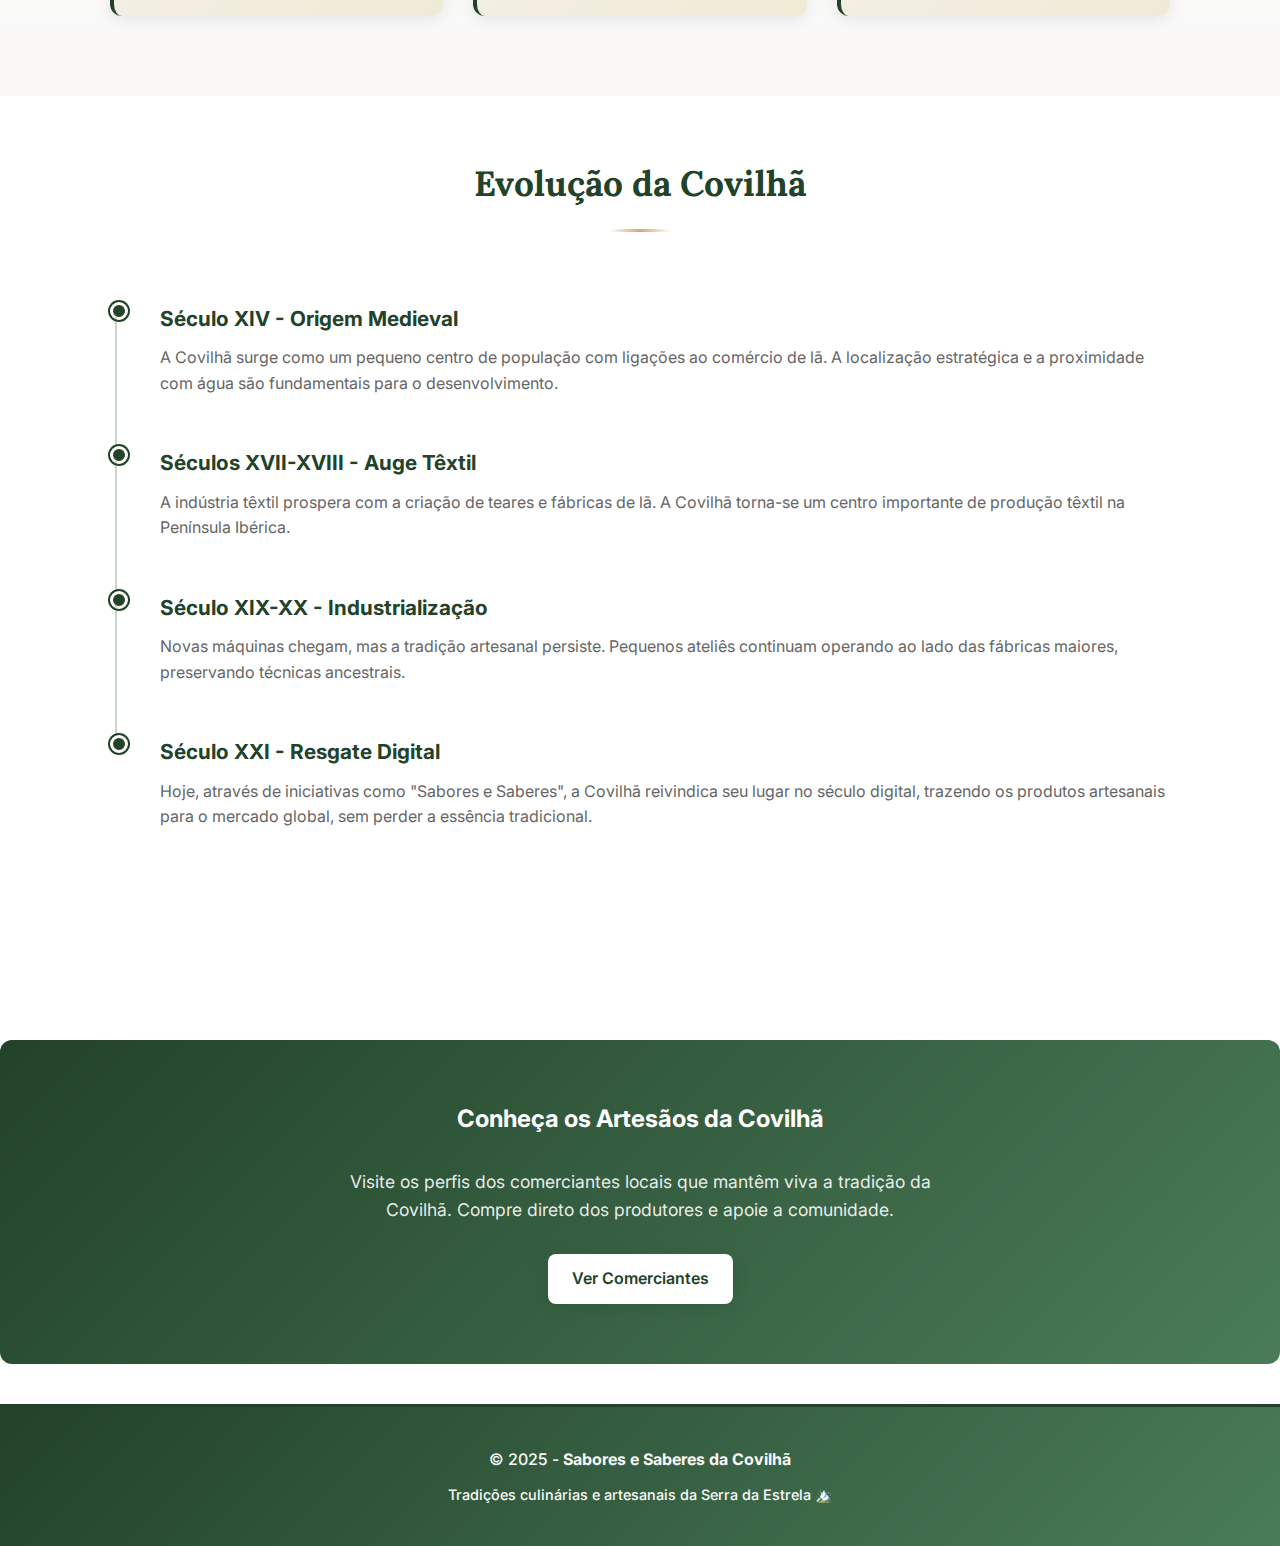
<file: sobre-covilha.html>
<!DOCTYPE html>
<html lang="pt-BR">
<head>
    <meta charset="UTF-8">
    <meta name="viewport" content="width=device-width, initial-scale=1.0">
    <title>Sobre a Covilhã | Sabores e Saberes</title>
    <link rel="preconnect" href="https://fonts.googleapis.com">
    <link rel="preconnect" href="https://fonts.gstatic.com" crossorigin>
    <link href="https://fonts.googleapis.com/css2?family=Inter:wght@400;500;700&family=Lora:wght@500;700&display=swap" rel="stylesheet">
    <link rel="stylesheet" href="style.css">
    <style>
        .about-hero {
            background: linear-gradient(135deg, var(--dark-green) 0%, var(--accent-light-green) 100%);
            color: white;
            padding: 80px 0;
            text-align: center;
        }

        .about-hero h1 {
            font-size: 3rem;
            margin-bottom: 20px;
        }

        .about-hero p {
            font-size: 1.2rem;
            max-width: 700px;
            margin: 0 auto;
        }

        .about-section {
            padding: 60px 0;
        }

        .about-section h2 {
            font-family: var(--font-heading);
            font-size: 2.2rem;
            color: var(--dark-green);
            margin-bottom: 30px;
            text-align: center;
            position: relative;
            padding-bottom: 20px;
        }

        .about-section h2::after {
            content: '';
            position: absolute;
            bottom: 0;
            left: 50%;
            transform: translateX(-50%);
            width: 60px;
            height: 3px;
            background: linear-gradient(90deg, transparent, var(--accent-gold), transparent);
        }

        .about-content {
            display: grid;
            grid-template-columns: 1fr 1fr;
            gap: 40px;
            align-items: center;
        }

        .about-content.reverse {
            direction: rtl;
        }

        .about-content.reverse > * {
            direction: ltr;
        }

        .about-text h3 {
            font-size: 1.5rem;
            color: var(--accent-light-green);
            margin-bottom: 15px;
            margin-top: 20px;
        }

        .about-text p {
            font-size: 1.05rem;
            line-height: 1.8;
            color: #555;
            margin-bottom: 15px;
        }

        .about-image {
            background: linear-gradient(135deg, #f5f3f0 0%, #e8dfd5 100%);
            padding: 30px;
            border-radius: 12px;
            text-align: center;
        }

        .about-image img {
            max-width: 100%;
            border-radius: 8px;
        }

        .heritage-grid {
            display: grid;
            grid-template-columns: repeat(3, 1fr);
            gap: 30px;
            margin-top: 40px;
        }

        .heritage-card {
            background: linear-gradient(135deg, var(--light-beige) 0%, #f0ead5 100%);
            padding: 30px;
            border-radius: 12px;
            text-align: center;
            border-left: 4px solid var(--dark-green);
            box-shadow: 0 4px 15px rgba(0, 0, 0, 0.08);
            transition: transform 0.3s ease;
        }

        .heritage-card:hover {
            transform: translateY(-5px);
        }

        .heritage-card h3 {
            font-size: 1.4rem;
            color: var(--dark-green);
            margin-bottom: 15px;
        }

        .heritage-card p {
            color: #666;
            line-height: 1.6;
        }

        .heritage-icon {
            font-size: 2.5rem;
            margin-bottom: 15px;
        }

        .timeline {
            position: relative;
            padding: 40px 0;
        }

        .timeline-item {
            margin-bottom: 50px;
            position: relative;
            padding-left: 50px;
        }

        .timeline-item::before {
            content: '';
            position: absolute;
            left: 0;
            top: 0;
            width: 12px;
            height: 12px;
            background: var(--dark-green);
            border-radius: 50%;
            border: 3px solid white;
            box-shadow: 0 0 0 2px var(--dark-green);
        }

        .timeline-item::after {
            content: '';
            position: absolute;
            left: 5px;
            top: 12px;
            width: 2px;
            height: calc(100% + 38px);
            background: var(--accent-light-green);
            opacity: 0.3;
        }

        .timeline-item:last-child::after {
            display: none;
        }

        .timeline-item h3 {
            font-size: 1.3rem;
            color: var(--dark-green);
            margin-bottom: 10px;
        }

        .timeline-item p {
            color: #666;
            line-height: 1.6;
        }

        .cta-about {
            background: linear-gradient(135deg, var(--dark-green), var(--accent-light-green));
            color: white;
            padding: 60px 0;
            text-align: center;
            border-radius: 12px;
            margin-top: 60px;
        }

        .cta-about h2 {
            color: white;
            margin-bottom: 30px;
        }

        .cta-about p {
            color: rgba(255, 255, 255, 0.9);
            font-size: 1.1rem;
            margin-bottom: 30px;
            max-width: 600px;
            margin-left: auto;
            margin-right: auto;
        }

        .cta-about .btn {
            background: white;
            color: var(--dark-green);
            font-weight: 600;
        }

        .cta-about .btn:hover {
            background: var(--light-beige);
        }

        @media (max-width: 900px) {
            .about-content {
                grid-template-columns: 1fr;
            }

            .about-content.reverse {
                direction: ltr;
            }

            .heritage-grid {
                grid-template-columns: 1fr;
            }

            .about-hero h1 {
                font-size: 2rem;
            }
        }
    </style>
</head>
<body>

    <!-- CABEÇALHO COM NAVEGAÇÃO -->
    <header>
        <div class="container header-content">
            <a href="index.html" class="logo">Sabores e Saberes da Covilhã</a>
            <nav id="nav-menu" class="nav-menu">
                <ul>
                    <li><a href="index.html">Loja Online</a></li>
                    <li><a href="sobre-covilha.html">Sobre a Covilhã</a></li>
                    <li><a href="comerciantes.html">Comerciantes</a></li>
                    <li><a href="inscricao.html">Inscrever-se</a></li>
                </ul>
            </nav>
            <button id="hamburger-btn" class="hamburger-btn" aria-label="Menu">
                <span></span>
                <span></span>
                <span></span>
            </button>
            <div class="cart-icon">
                <svg xmlns="http://www.w3.org/2000/svg" width="24" height="24" viewBox="0 0 24 24" fill="none" stroke="currentColor" stroke-width="2" stroke-linecap="round" stroke-linejoin="round"><path d="M6 2L3 6v14a2 2 0 0 0 2 2h14a2 2 0 0 0 2-2V6l-3-4z"/><line x1="3" y1="6" x2="21" y2="6"/><path d="M16 10a4 4 0 0 1-8 0"/></svg>
                <span id="cart-count">0</span>
            </div>
        </div>
    </header>

    <main>
        <!-- HERO SECTION -->
        <section class="about-hero">
            <div class="container">
                <h1>A Covilhã: Cidade da Lã e Tradição</h1>
                <p>Descubra a história, a cultura e o coração artesanal de uma comunidade que preserva tradições há séculos</p>
            </div>
        </section>

        <!-- MAIN CONTENT -->
        <section class="about-section">
            <div class="container">
                <h2>Um Pouco da Nossa História</h2>
                
                <div class="about-content">
                    <div class="about-text">
                        <h3>A Covilhã através dos Tempos</h3>
                        <p>
                            Localizada nas encostas da Serra da Estrela, em Portugal, a Covilhã é uma cidade com uma história rica e profunda, 
                            marcada pela tradição, inovação e espírito comunitário.
                        </p>
                        <p>
                            Durante séculos, a Covilhã desenvolveu-se como um centro de manufatura têxtil, especialmente de lã. 
                            As águas cristalinas do rio Zêzere e a proximidade com os rebanhos de ovelhas da Serra da Estrela criaram 
                            as condições perfeitas para que a indústria têxtil florescesse.
                        </p>
                        <p>
                            Hoje, apesar da modernização, a Covilhã mantém viva a sua herança artesanal, com pequenos produtores 
                            dedicados a preservar técnicas tradicionais de trabalho.
                        </p>
                    </div>
                    <div class="about-image">
                        <div style="background: var(--light-beige); padding: 40px; border-radius: 8px; text-align: center; font-size: 3rem;">
                            <img src="images/serra.png" alt="Serra da Estrela" loading="lazy">
                        </div>
                        <p style="margin-top: 15px; color: #666; font-size: 0.9rem;">Serra da Estrela - Coração da Covilhã</p>
                    </div>
                </div>
            </div>
        </section>

        <!-- PATRIMÔNIO CULTURAL -->
        <section class="about-section" style="background: linear-gradient(to bottom, #ffffff 0%, #f9f8f7 100%); padding: 80px 0;">
            <div class="container">
                <h2>Patrimônio Cultural e Artesanato</h2>
                
                <div class="heritage-grid">
                    <div class="heritage-card">
                        <div class="heritage-icon">🧶</div>
                        <h3>A Lã da Serra</h3>
                        <p>
                            O trabalho com lã é a tradição mais emblemática da Covilhã. 
                            Desde a ovelha até ao produto final, cada peça é feita com cuidado e conhecimento transmitido de geração em geração.
                        </p>
                    </div>

                    <div class="heritage-card">
                        <div class="heritage-icon">🧀</div>
                        <h3>Queijo de Ovelha IGP</h3>
                        <p>
                            O Queijo da Serra da Estrela é protegido por Indicação Geográfica Protegida. 
                            Produzido com leite fresco de ovelhas locais, é uma iguaria que representa a excelência artesanal.
                        </p>
                    </div>

                    <div class="heritage-card">
                        <div class="heritage-icon">🍞</div>
                        <h3>Pão Artesanal</h3>
                        <p>
                            A broa de milho e o pão artesanal são pilares da gastronomia local. 
                            Feitos com receitas tradicionais, cada fornada é um ato de amor e dedicação à comunidade.
                        </p>
                    </div>
                </div>
            </div>
        </section>

        <!-- TIMELINE -->
        <section class="about-section">
            <div class="container">
                <h2>Evolução da Covilhã</h2>
                
                <div class="timeline">
                    <div class="timeline-item">
                        <h3>Século XIV - Origem Medieval</h3>
                        <p>
                            A Covilhã surge como um pequeno centro de população com ligações ao comércio de lã. 
                            A localização estratégica e a proximidade com água são fundamentais para o desenvolvimento.
                        </p>
                    </div>

                    <div class="timeline-item">
                        <h3>Séculos XVII-XVIII - Auge Têxtil</h3>
                        <p>
                            A indústria têxtil prospera com a criação de teares e fábricas de lã. 
                            A Covilhã torna-se um centro importante de produção têxtil na Península Ibérica.
                        </p>
                    </div>

                    <div class="timeline-item">
                        <h3>Século XIX-XX - Industrialização</h3>
                        <p>
                            Novas máquinas chegam, mas a tradição artesanal persiste. 
                            Pequenos ateliês continuam operando ao lado das fábricas maiores, preservando técnicas ancestrais.
                        </p>
                    </div>

                    <div class="timeline-item">
                        <h3>Século XXI - Resgate Digital</h3>
                        <p>
                            Hoje, através de iniciativas como "Sabores e Saberes", a Covilhã reivindica seu lugar no século digital, 
                            trazendo os produtos artesanais para o mercado global, sem perder a essência tradicional.
                        </p>
                    </div>
                </div>
            </div>
        </section>

        <!-- CTA -->
        <section class="cta-about">
            <div class="container">
                <h2>Conheça os Artesãos da Covilhã</h2>
                <p>
                    Visite os perfis dos comerciantes locais que mantêm viva a tradição da Covilhã. 
                    Compre direto dos produtores e apoie a comunidade.
                </p>
                <a href="comerciantes.html" class="btn">Ver Comerciantes</a>
            </div>
        </section>

    </main>

    <!-- RODAPÉ -->
    <footer>
        <div class="container">
            <p>&copy; 2025 - <strong>Sabores e Saberes da Covilhã</strong></p>
            <p>Tradições culinárias e artesanais da Serra da Estrela 🏔️</p>
        </div>
    </footer>

    <script src="script.js"></script>
</body>
</html>
</file>
<file: style.css>
/* --- Variáveis Globais (Cores e Fontes) --- */
:root {
    --dark-green: #224229; /* Verde da imagem de referência */
    --light-beige: #F5F3F0; /* Bege de fundo das imagens */
    --text-dark: #1a1a1a;
    --text-light: #f9f9f9;
    --background: #FFFFFF;
    --accent-gold: #d4a574;
    --accent-light-green: #4a7c59;
    
    --font-body: 'Inter', sans-serif;
    --font-heading: 'Lora', serif;
}

/* --- Reset Básico e Estilos do Body --- */
* {
    margin: 0;
    padding: 0;
    box-sizing: border-box;
}

body {
    font-family: var(--font-body);
    color: var(--text-dark);
    background-color: var(--background);
    line-height: 1.6;
}

.container {
    max-width: 1100px;
    margin: 0 auto;
    padding: 0 20px;
}

img {
    max-width: 100%;
    display: block;
    max-height: 100%;
}

/* --- Botão Global --- */
.btn {
    display: inline-block;
    background: linear-gradient(135deg, var(--dark-green), var(--accent-light-green));
    color: var(--text-light);
    padding: 12px 24px;
    border: none;
    border-radius: 8px;
    text-decoration: none;
    font-weight: 500;
    font-size: 1rem;
    cursor: pointer;
    transition: all 0.3s ease;
    box-shadow: 0 4px 15px rgba(34, 66, 41, 0.2);
}

.btn:hover {
    transform: translateY(-2px);
    box-shadow: 0 6px 20px rgba(34, 66, 41, 0.3);
    background: linear-gradient(135deg, var(--accent-light-green), var(--dark-green));
}

/* --- Cabeçalho (Header) --- */
header {
    background-color: var(--background);
    border-bottom: 2px solid var(--dark-green);
    padding: 20px 0;
    position: sticky;
    top: 0;
    z-index: 100;
    box-shadow: 0 2px 10px rgba(0, 0, 0, 0.05);
}

.header-content {
    display: flex;
    justify-content: space-between;
    align-items: center;
}

.logo {
    font-family: var(--font-heading);
    font-size: 1.5rem;
    font-weight: 700;
    color: var(--dark-green);
    text-decoration: none;
}

header nav ul {
    display: flex;
    list-style: none;
    gap: 30px;
}

header nav a {
    text-decoration: none;
    color: var(--text-dark);
    font-weight: 500;
    position: relative;
    transition: color 0.3s ease;
}

header nav a::after {
    content: '';
    position: absolute;
    bottom: -5px;
    left: 0;
    width: 0;
    height: 2px;
    background-color: var(--dark-green);
    transition: width 0.3s ease;
}

header nav a:hover {
    color: var(--dark-green);
}

header nav a:hover::after {
    width: 100%;
}

/* --- Menu Hamburger (Mobile) --- */
.hamburger-btn {
    display: none;
    flex-direction: column;
    background: none;
    border: none;
    cursor: pointer;
    padding: 0;
    gap: 5px;
}

.hamburger-btn span {
    width: 25px;
    height: 3px;
    background-color: var(--dark-green);
    transition: all 0.3s ease;
    border-radius: 2px;
}

.hamburger-btn.active span:nth-child(1) {
    transform: rotate(45deg) translate(8px, 8px);
}

.hamburger-btn.active span:nth-child(2) {
    opacity: 0;
}

.hamburger-btn.active span:nth-child(3) {
    transform: rotate(-45deg) translate(8px, -8px);
}

.nav-menu {
    display: flex !important;
}

.cart-icon {
    position: relative;
    cursor: pointer;
}

#cart-count {
    position: absolute;
    top: -8px;
    right: -8px;
    background-color: var(--dark-green);
    color: white;
    font-size: 0.75rem;
    width: 18px;
    height: 18px;
    border-radius: 50%;
    display: flex;
    justify-content: center;
    align-items: center;
    font-weight: bold;
}

/* --- Seção Hero (Banner) --- */
.hero {
    background: linear-gradient(135deg, #fdfdfd 0%, #f5f3f0 100%);
    padding: 80px 0;
    position: relative;
    overflow: hidden;
}

.hero::before {
    content: '';
    position: absolute;
    top: -50%;
    right: -10%;
    width: 400px;
    height: 400px;
    background: radial-gradient(circle, rgba(74, 124, 89, 0.1) 0%, transparent 70%);
    border-radius: 50%;
    z-index: 0;
}

.hero-content {
    display: flex;
    align-items: center;
    gap: 40px;
    position: relative;
    z-index: 1;
}

.hero-text {
    flex: 1;
}

.hero-text h1 {
    font-family: var(--font-heading);
    font-size: 3.5rem;
    color: var(--dark-green);
    line-height: 1.2;
    margin-bottom: 20px;
}

.hero-text p {
    font-size: 1.2rem;
    margin-bottom: 30px;
}

.hero-image {
    flex: 1;
    text-align: center;
}

.hero-image img {
    border-radius: 12px;
    width: 100%;
    max-width: 450px;
    object-fit: cover;
    aspect-ratio: 1 / 1;
    box-shadow: 0 10px 40px rgba(34, 66, 41, 0.15);
    transition: transform 0.3s ease;
}

.hero-image img:hover {
    transform: scale(1.02);
}

/* --- Produtos em Destaque --- */
.featured-products {
    padding: 80px 0;
    text-align: center;
    background: linear-gradient(to bottom, #ffffff 0%, #f9f8f7 100%);
}

.featured-products h2 {
    font-family: var(--font-heading);
    font-size: 2.5rem;
    margin-bottom: 50px;
    color: var(--dark-green);
    position: relative;
    padding-bottom: 20px;
}

.featured-products h2::after {
    content: '';
    position: absolute;
    bottom: 0;
    left: 50%;
    transform: translateX(-50%);
    width: 60px;
    height: 3px;
    background: linear-gradient(90deg, transparent, var(--accent-gold), transparent);
}

.featured-products-subtitle {
    text-align: center;
    color: #666;
    margin-bottom: 40px;
    font-size: 1rem;
}

.product-grid {
    display: grid;
    grid-template-columns: repeat(4, 1fr);
    gap: 30px;
}

.product-card {
    background-color: var(--background);
    border: 1px solid #e8e8e8;
    border-radius: 12px;
    overflow: hidden;
    text-align: left;
    box-shadow: 0 4px 15px rgba(0,0,0,0.08);
    transition: all 0.3s ease;
}

.product-card:hover {
    transform: translateY(-8px);
    box-shadow: 0 12px 30px rgba(34, 66, 41, 0.15);
    border-color: var(--accent-light-green);
}

.product-image-container {
    background: linear-gradient(135deg, #f5f3f0 0%, #e8dfd5 100%);
    padding: 20px;
    position: relative;
}

.product-image-container img {
    width: 100%;
    object-fit: cover;
    aspect-ratio: 1 / 1;
    border-radius: 8px;
}

.product-card h3 {
    font-family: var(--font-heading);
    font-size: 1.4rem;
    margin: 15px 20px 5px;
    color: var(--dark-green);
}

.product-card .price {
    font-size: 1.3rem;
    font-weight: 700;
    color: var(--accent-gold);
    margin: 10px 20px 15px;
}

.product-card .btn {
    width: calc(100% - 40px); /* Botão com margem */
    margin: 0 20px 20px;
    text-align: center;
}

/* --- Seção do Carrinho de Compras --- */
.cart-section {
    background: linear-gradient(135deg, var(--light-beige) 0%, #f0ead5 100%);
    padding: 60px 0;
    border-top: 3px solid var(--dark-green);
}

.cart-section h2 {
    font-family: var(--font-heading);
    font-size: 2rem;
    text-align: center;
    margin-bottom: 30px;
    color: var(--dark-green);
}

#cart-items {
    list-style: none;
    margin-bottom: 20px;
}

#cart-items li {
    background-color: white;
    padding: 15px 20px;
    border-radius: 8px;
    margin-bottom: 12px;
    display: flex;
    justify-content: space-between;
    align-items: center;
    border-left: 4px solid var(--accent-gold);
    box-shadow: 0 2px 8px rgba(0,0,0,0.05);
}

.cart-empty {
    text-align: center;
    padding: 20px;
    background-color: transparent !important;
}

.cart-total {
    font-size: 1.3rem;
    font-weight: 700;
    text-align: right;
    margin-bottom: 20px;
}

#checkout-btn {
    width: 100%;
    text-align: center;
    font-size: 1.1rem;
    padding: 15px;
}

/* --- Rodapé --- */
footer {
    text-align: center;
    padding: 40px 0;
    border-top: 3px solid var(--dark-green);
    margin-top: 40px;
    color: #777;
    background: linear-gradient(135deg, var(--dark-green), var(--accent-light-green));
    color: var(--text-light);
}

footer p {
    color: var(--text-light);
    font-weight: 500;
}

footer p:last-child {
    margin-top: 10px;
    font-size: 0.9rem;
}

/* --- Responsividade (Mobile) --- */
@media (max-width: 900px) {
    .hero-content {
        flex-direction: column;
        text-align: center;
    }
    
    .product-grid {
        grid-template-columns: repeat(2, 1fr);
    }
}

@media (max-width: 500px) {
    /* Menu Hamburger Mobile */
    .hamburger-btn {
        display: flex;
    }

    header nav {
        position: fixed;
        top: 70px;
        left: 0;
        width: 100%;
        background-color: white;
        flex-direction: column;
        padding: 20px 0;
        box-shadow: 0 5px 15px rgba(0, 0, 0, 0.1);
        max-height: 0;
        overflow: hidden;
        transition: max-height 0.3s ease;
    }

    header nav.active {
        max-height: 500px;
    }

    header nav ul {
        flex-direction: column;
        gap: 0;
        padding: 0 20px;
    }

    header nav li {
        padding: 12px 0;
        border-bottom: 1px solid #eee;
    }

    header nav li:last-child {
        border-bottom: none;
    }

    .logo {
        font-size: 1.2rem;
    }

    .hero-text h1 {
        font-size: 2.5rem;
    }
    
    .product-grid {
        grid-template-columns: 1fr; /* 1 coluna */
    }
}

/* --- Otimizações de Performance --- */
img[loading="lazy"] {
    background-color: #f5f3f0;
}

/* Reduzir repaints */
.btn, .product-card, .cart-icon {
    will-change: auto;
}

/* Transições otimizadas */
@media (prefers-reduced-motion: reduce) {
    * {
        animation-duration: 0.01ms !important;
        animation-iteration-count: 1 !important;
        transition-duration: 0.01ms !important;
    }
}
</file>
